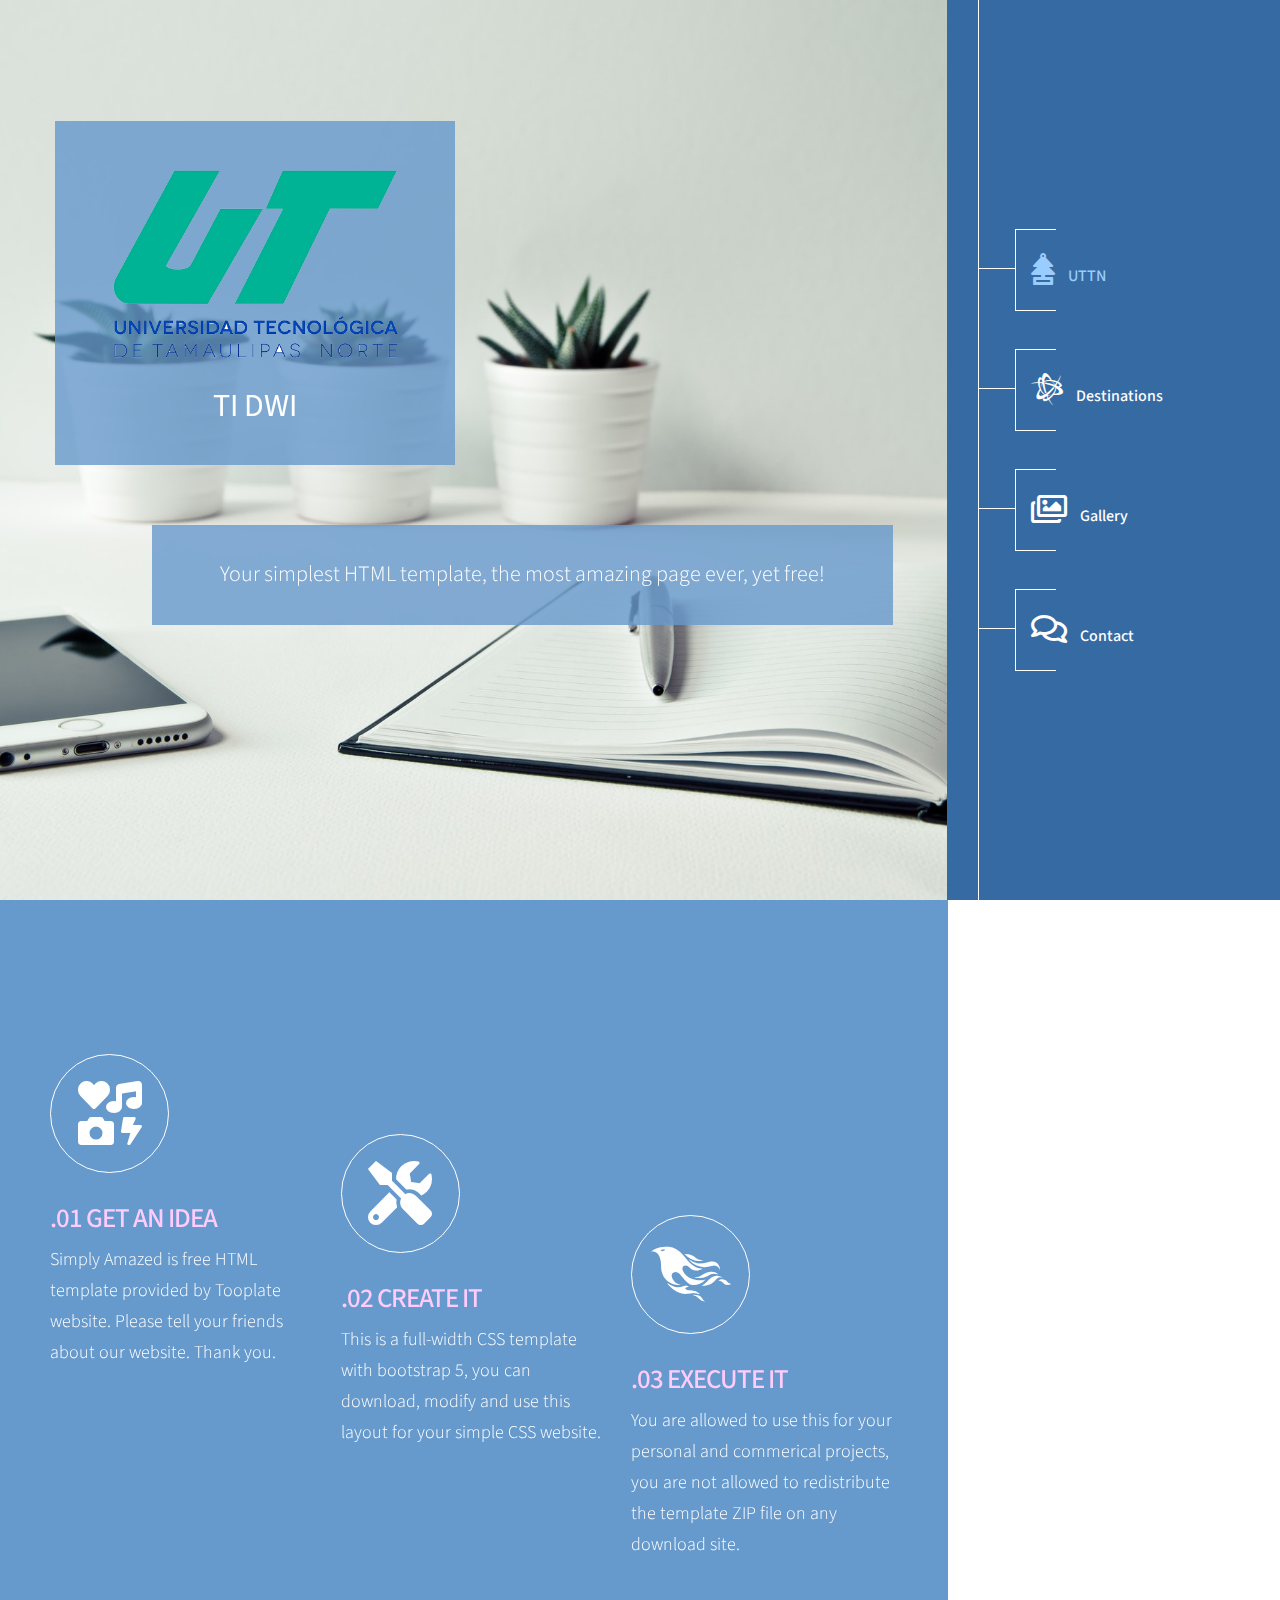
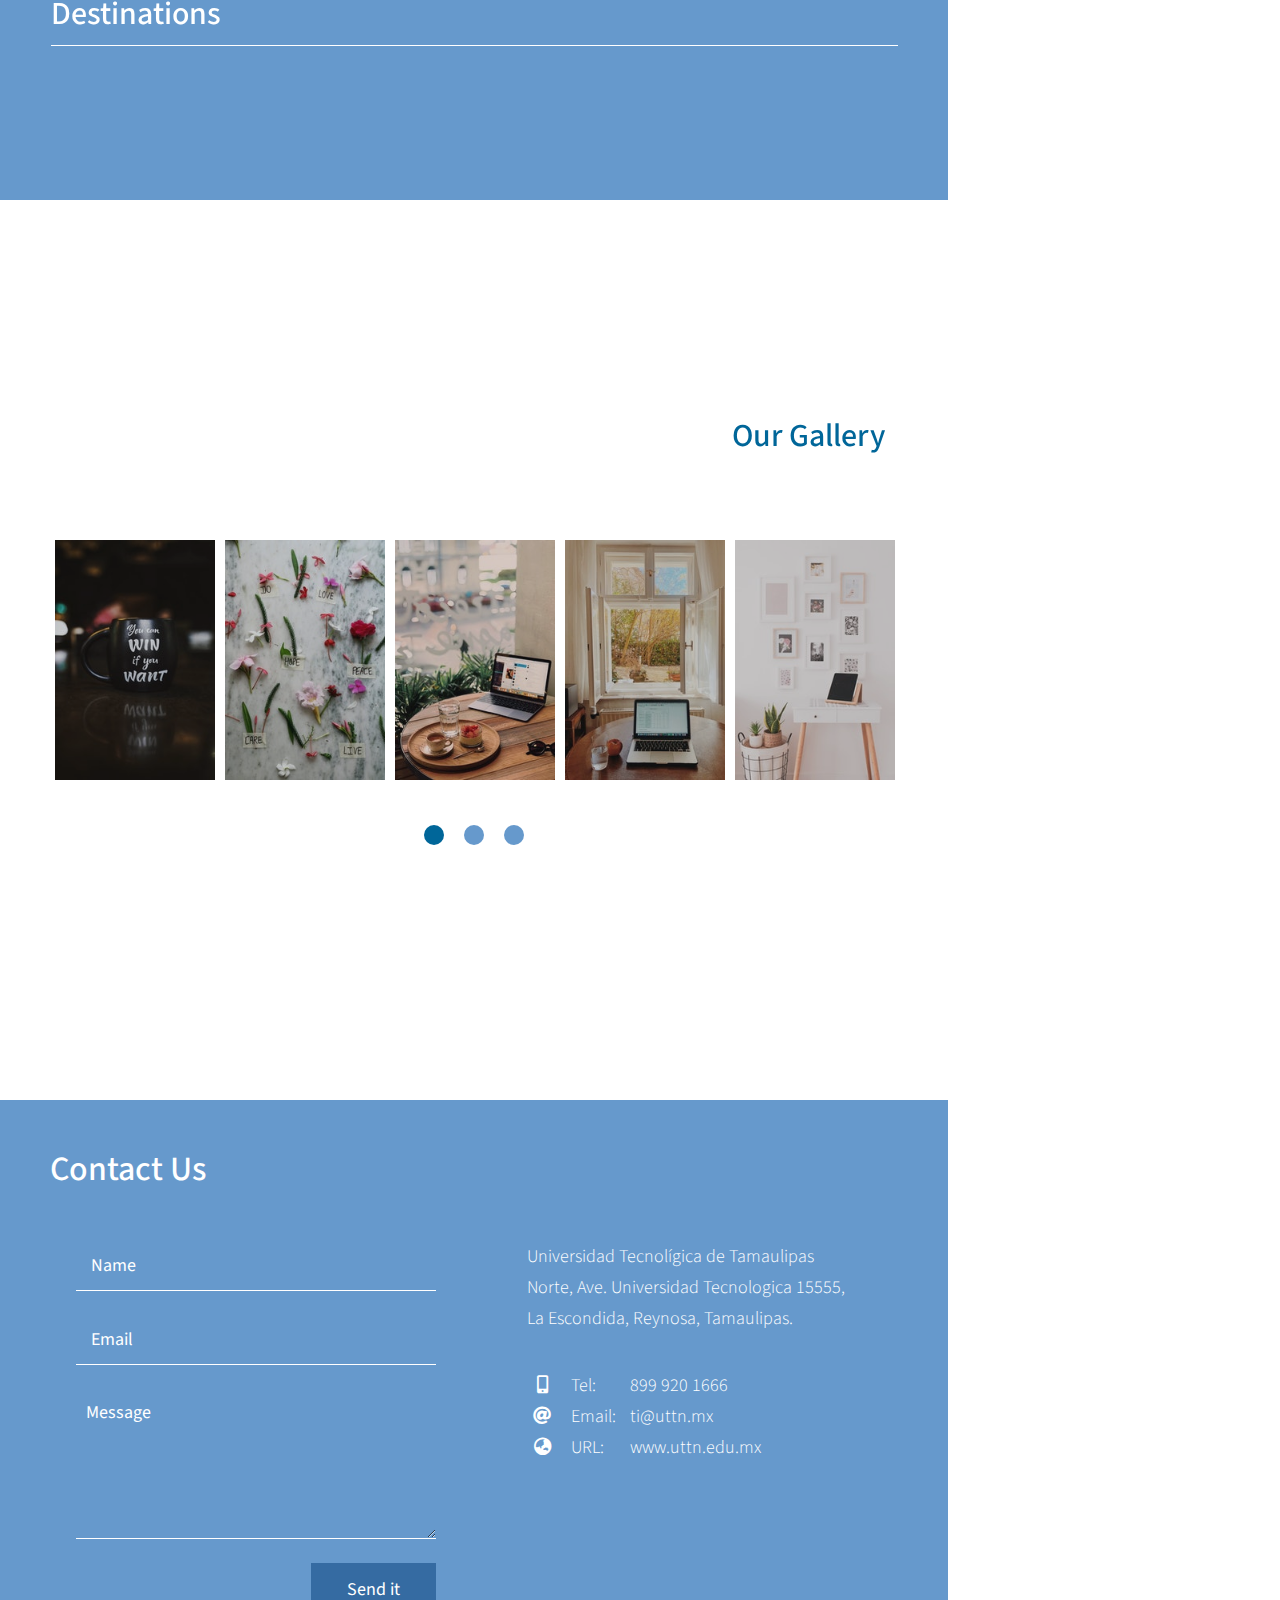
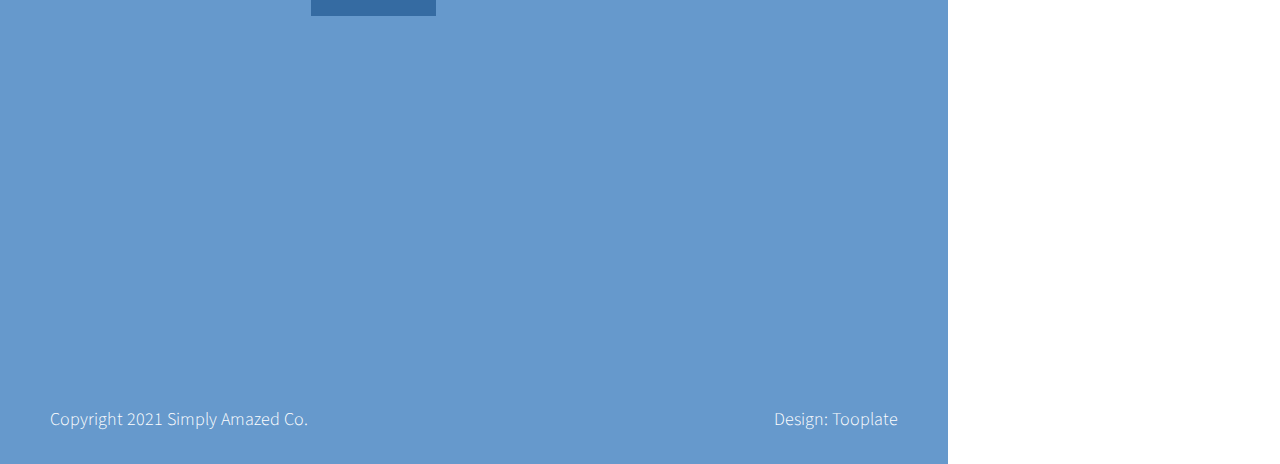
<file: Travels/index.html>
<!doctype html>
<html lang="en">

<head>
    <meta charset="utf-8" />
    <title>Desarrollo Web Integral</title>
    <meta name="viewport" content="width=device-width, initial-scale=1">
    <link rel="preconnect" href="https://fonts.gstatic.com">
    <link href="https://fonts.googleapis.com/css2?family=Source+Sans+Pro:wght@300;400&display=swap" rel="stylesheet">
    <link rel="stylesheet" href="css/bootstrap.min.css" type="text/css" />
    <link rel="stylesheet" href="fontawesome/css/all.min.css" type="text/css" />
    <link rel="stylesheet" href="css/slick.css" type="text/css" />
    <link rel="stylesheet" href="css/tooplate-simply-amazed.css" type="text/css" />
    <!--

Tooplate 2123 Simply Amazed

https://www.tooplate.com/view/2123-simply-amazed

-->
</head>

<body>
    <div id="outer">
        <header class="header order-last" id="tm-header">
            <nav class="navbar">
                <div class="collapse navbar-collapse single-page-nav">
                    <ul class="navbar-nav">
                        <li class="nav-item">
                            <a class="nav-link" href="#uttn"><span class="icn"><i
                                        class="fas fa-2x fa-air-freshener"></i></span> UTTN</a>
                        </li>
                        <li class="nav-item">
                            <a class="nav-link" href="#Destinations"><span class="icn"><i
                                        class="fab fa-2x fa-battle-net"></i></span> Destinations</a>
                        </li>
                        <li class="nav-item">
                            <a class="nav-link" href="#gallery"><span class="icn"><i
                                        class="far fa-2x fa-images"></i></span> Gallery</a>
                        </li>
                        <li class="nav-item">
                            <a class="nav-link" href="#contact"><span class="icn"><i
                                        class="far fa-2x fa-comments"></i></span> Contact</a>
                        </li>
                    </ul>
                </div>
            </nav>
        </header>

        <button class="navbar-button collapsed" type="button">
            <span class="menu_icon">
                <span class="icon-bar"></span>
                <span class="icon-bar"></span>
                <span class="icon-bar"></span>
            </span>
        </button>

        <main id="content-box" class="order-first">
            <div class="banner-section section parallax-window" data-parallax="scroll"
                data-image-src="img/section-1-bg.jpg" id="uttn">
                <div class="container">
                    <div class="item">
                        <div class="bg-blue-transparent logo-fa">
                            <span><img src="img/uttn.png" style="width: 300px;"></span>
                            TI DWI
                        </div>
                        <div class="bg-blue-transparent simple">
                            <p>Your simplest HTML template, the most amazing page ever, yet free!</p>
                        </div>
                    </div>
                </div>
            </div>

            <section class="work-section section" id="Destinations">
                <div class="container">
                    <div class="row">
                        <div class="item col-md-4">
                            <div class="tm-work-item-inner">
                                <div class="icn"><i class="fas fa-2x fa-icons"></i></div>
                                <h3>.01 Get An Idea</h3>
                                <p>Simply Amazed is free HTML template provided by Tooplate website. Please tell your
                                    friends about our website. Thank you.</p>
                            </div>
                        </div>
                        <div class="item col-md-4 one">
                            <div class="tm-work-item-inner">
                                <div class="icn"><i class="fas fa-2x fa-tools"></i></div>
                                <h3>.02 Create It</h3>
                                <p>This is a full-width CSS template with bootstrap 5, you can download, modify and use
                                    this layout for your simple CSS website.</p>
                            </div>
                        </div>
                        <div class="item col-md-4 two">
                            <div class="tm-work-item-inner">
                                <div class="icn"><i class="fab fa-2x fa-phoenix-framework"></i></div>
                                <h3>.03 Execute it</h3>
                                <p>You are allowed to use this for your personal and commerical projects, you are not
                                    allowed to redistribute the template ZIP file on any download site.</p>
                            </div>
                        </div>
                    </div>
                    <div class="title">
                        <h2>Destinations</h2>
                    </div>
                </div>
            </section>

            <section class="gallery-section section parallax-window" data-parallax="scroll"
                data-image-src="img/section-3-bg.jpg" id="gallery">
                <div class="container">
                    <div class="title text-right">
                        <h2>Our Gallery</h2>
                    </div>
                    <div class="mx-auto gallery-slider">
                        <figure class="effect-julia item">
                            <img src="img/gallery-img-01.jpg" alt="Image">
                            <figcaption>
                                <div>
                                    <p>Julia dances in the deep dark</p>
                                </div>
                                <a href="#">View more</a>
                            </figcaption>
                        </figure>
                        <figure class="effect-julia item">
                            <img src="img/gallery-img-02.jpg" alt="Image">
                            <figcaption>
                                <div>
                                    <p>Julia dances in the deep dark</p>
                                </div>
                                <a href="#">View more</a>
                            </figcaption>
                        </figure>
                        <figure class="effect-julia item">
                            <img src="img/gallery-img-03.jpg" alt="Image">
                            <figcaption>
                                <div>
                                    <p>Julia dances in the deep dark</p>
                                </div>
                                <a href="#">View more</a>
                            </figcaption>
                        </figure>
                        <figure class="effect-julia item">
                            <img src="img/gallery-img-04.jpg" alt="Image">
                            <figcaption>
                                <div>
                                    <p>Julia dances in the deep dark</p>
                                </div>
                                <a href="#">View more</a>
                            </figcaption>
                        </figure>
                        <figure class="effect-julia item">
                            <img src="img/gallery-img-05.jpg" alt="Image">
                            <figcaption>
                                <div>
                                    <p>Julia dances in the deep dark</p>
                                </div>
                                <a href="#">View more</a>
                            </figcaption>
                        </figure>
                        <figure class="effect-julia item">
                            <img src="img/gallery-img-06.jpg" alt="Image">
                            <figcaption>
                                <div>
                                    <p>Julia dances in the deep dark</p>
                                </div>
                                <a href="#">View more</a>
                            </figcaption>
                        </figure>
                        <figure class="effect-julia item">
                            <img src="img/gallery-img-07.jpg" alt="Image">
                            <figcaption>
                                <div>
                                    <p>Julia dances in the deep dark</p>
                                </div>
                                <a href="#">View more</a>
                            </figcaption>
                        </figure>
                        <figure class="effect-julia item">
                            <img src="img/gallery-img-08.jpg" alt="Image">
                            <figcaption>
                                <div>
                                    <p>Julia dances in the deep dark</p>
                                </div>
                                <a href="#">View more</a>
                            </figcaption>
                        </figure>
                        <figure class="effect-julia item">
                            <img src="img/gallery-img-09.jpg" alt="Image">
                            <figcaption>
                                <div>
                                    <p>Julia dances in the deep dark</p>
                                </div>
                                <a href="#">View more</a>
                            </figcaption>
                        </figure>
                    </div>
                </div>
            </section>

            <section class="contact-section section" id="contact">
                <div class="container">
                    <div class="title">
                        <h3>Contact Us</h3>
                    </div>
                    <div class="row">
                        <div class="col-lg-5 col-md-6 mb-4 contact-form">
                            <div class="form tm-contact-item-inner">
                                <form action="#" method="POST">
                                    <div class="form-group">
                                        <input name="name" type="text" class="form-control" placeholder="Name">
                                    </div>
                                    <div class="form-group">
                                        <input name="email" type="text" class="form-control" placeholder="Email">
                                    </div>
                                    <div class="form-group">
                                        <textarea name="message" class="textarea form-control"
                                            placeholder="Message"></textarea>
                                    </div>
                                    <div class="form-group text-right">
                                        <input type="submit" class="btn btn-primary" value="Send it">
                                    </div>
                                </form>
                            </div>
                        </div>
                        <div class="col-lg-4 col-md-6 mb-4 contact-details">
                            <div class="tm-contact-item-inner-2">
                                <p>Universidad Tecnolígica de Tamaulipas Norte, Ave. Universidad Tecnologica 15555, La
                                    Escondida, Reynosa, Tamaulipas.</p>
                                <ul class="font-weight-light">
                                    <li>
                                        <span class="icn"><i class="fas fa-mobile-alt"></i></span>
                                        <span class="lbl">Tel:</span> <a href="#">899 920 1666</a>
                                    </li>
                                    <li>
                                        <span class="icn"><i class="fas fa-at"></i></span>
                                        <span class="lbl">Email:</span> <a href="#">ti@uttn.mx</a>
                                    </li>
                                    <li>
                                        <span class="icn"><i class="fas fa-globe-asia"></i></span>
                                        <span class="lbl">URL:</span> <a href="#">www.uttn.edu.mx</a>
                                    </li>
                                </ul>
                            </div>
                        </div>
                        <div class="col-lg-3 col-md-12 map">
                            <!-- Map -->
                            <div class="map-outer tm-mb-40">
                                <div class="gmap-canvas">
                                    <iframe
                                        src="https://www.google.com/maps/embed?pb=!1m18!1m12!1m3!1d3584.466534411562!2d-98.2626942847484!3d26.051005302922782!2m3!1f0!2f0!3f0!3m2!1i1024!2i768!4f13.1!3m3!1m2!1s0x86650efc9130a4f7%3A0x28d4112d239ed51f!2sUniversidad%20Tecnol%C3%B3gica%20de%20Tamaulipas%20Norte!5e0!3m2!1ses!2smx!4v1633745089311!5m2!1ses!2smx"
                                        width="100%" height="450" style="border:0;" allowfullscreen="" loading="lazy"
                                        frameborder="0" scrolling="no" marginheight="0" marginwidth="0"></iframe>
                                </div>
                            </div>
                        </div>
                    </div>
                </div>
                <footer class="footer container container-2">
                    <div class="row">
                        <p class="col-sm-7">Copyright 2021 Simply Amazed Co.</p>
                        <p class="col-sm-5 text-right design">Design: <a rel="nofollow" href="https://www.tooplate.com"
                                target="_parent">Tooplate</a></p>
                    </div>
                </footer>
            </section>
        </main>
    </div>
    <script src="js/jquery-3.3.1.min.js"></script>
    <script src="js/bootstrap.bundle.min.js"></script>
    <script src="js/jquery.singlePageNav.min.js"></script>
    <script src="js/slick.js"></script>
    <script src="js/parallax.min.js"></script>
    <script src="js/templatemo-script.js"></script>
</body>

</html>
</file>
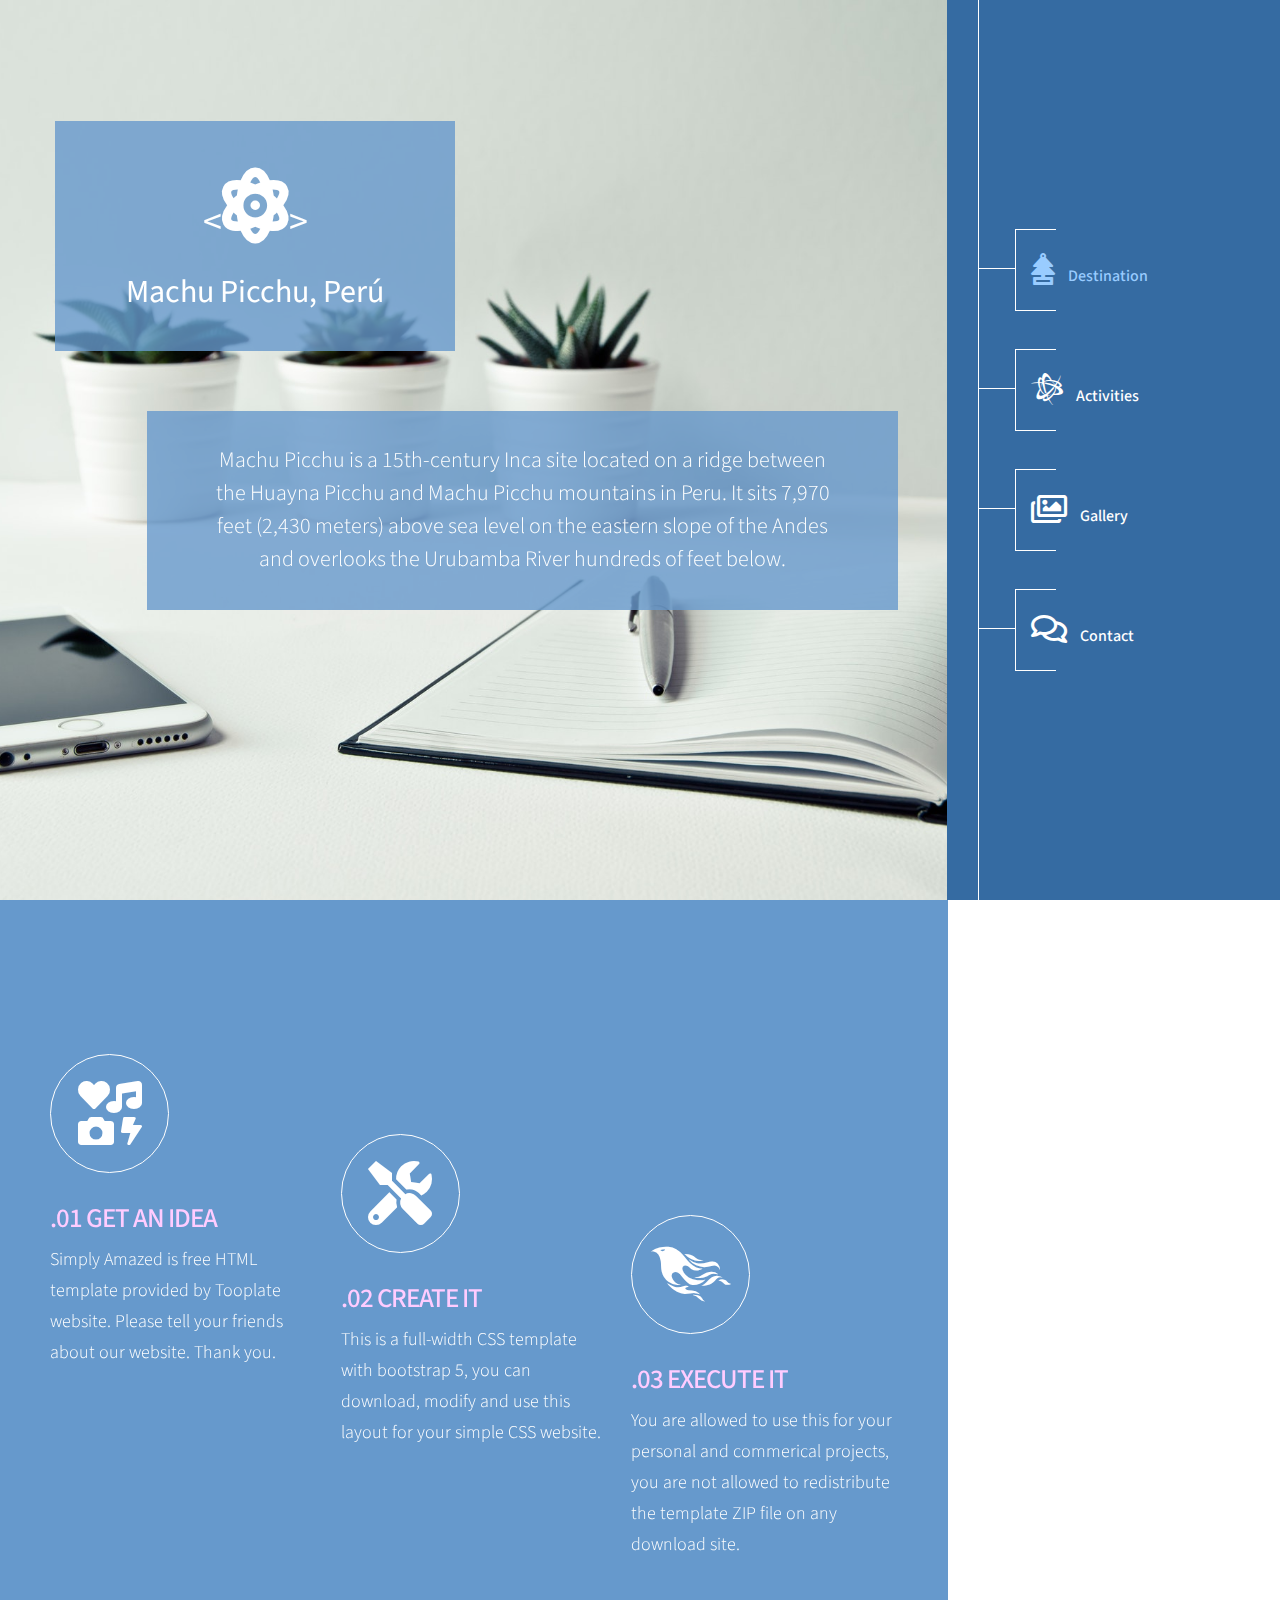
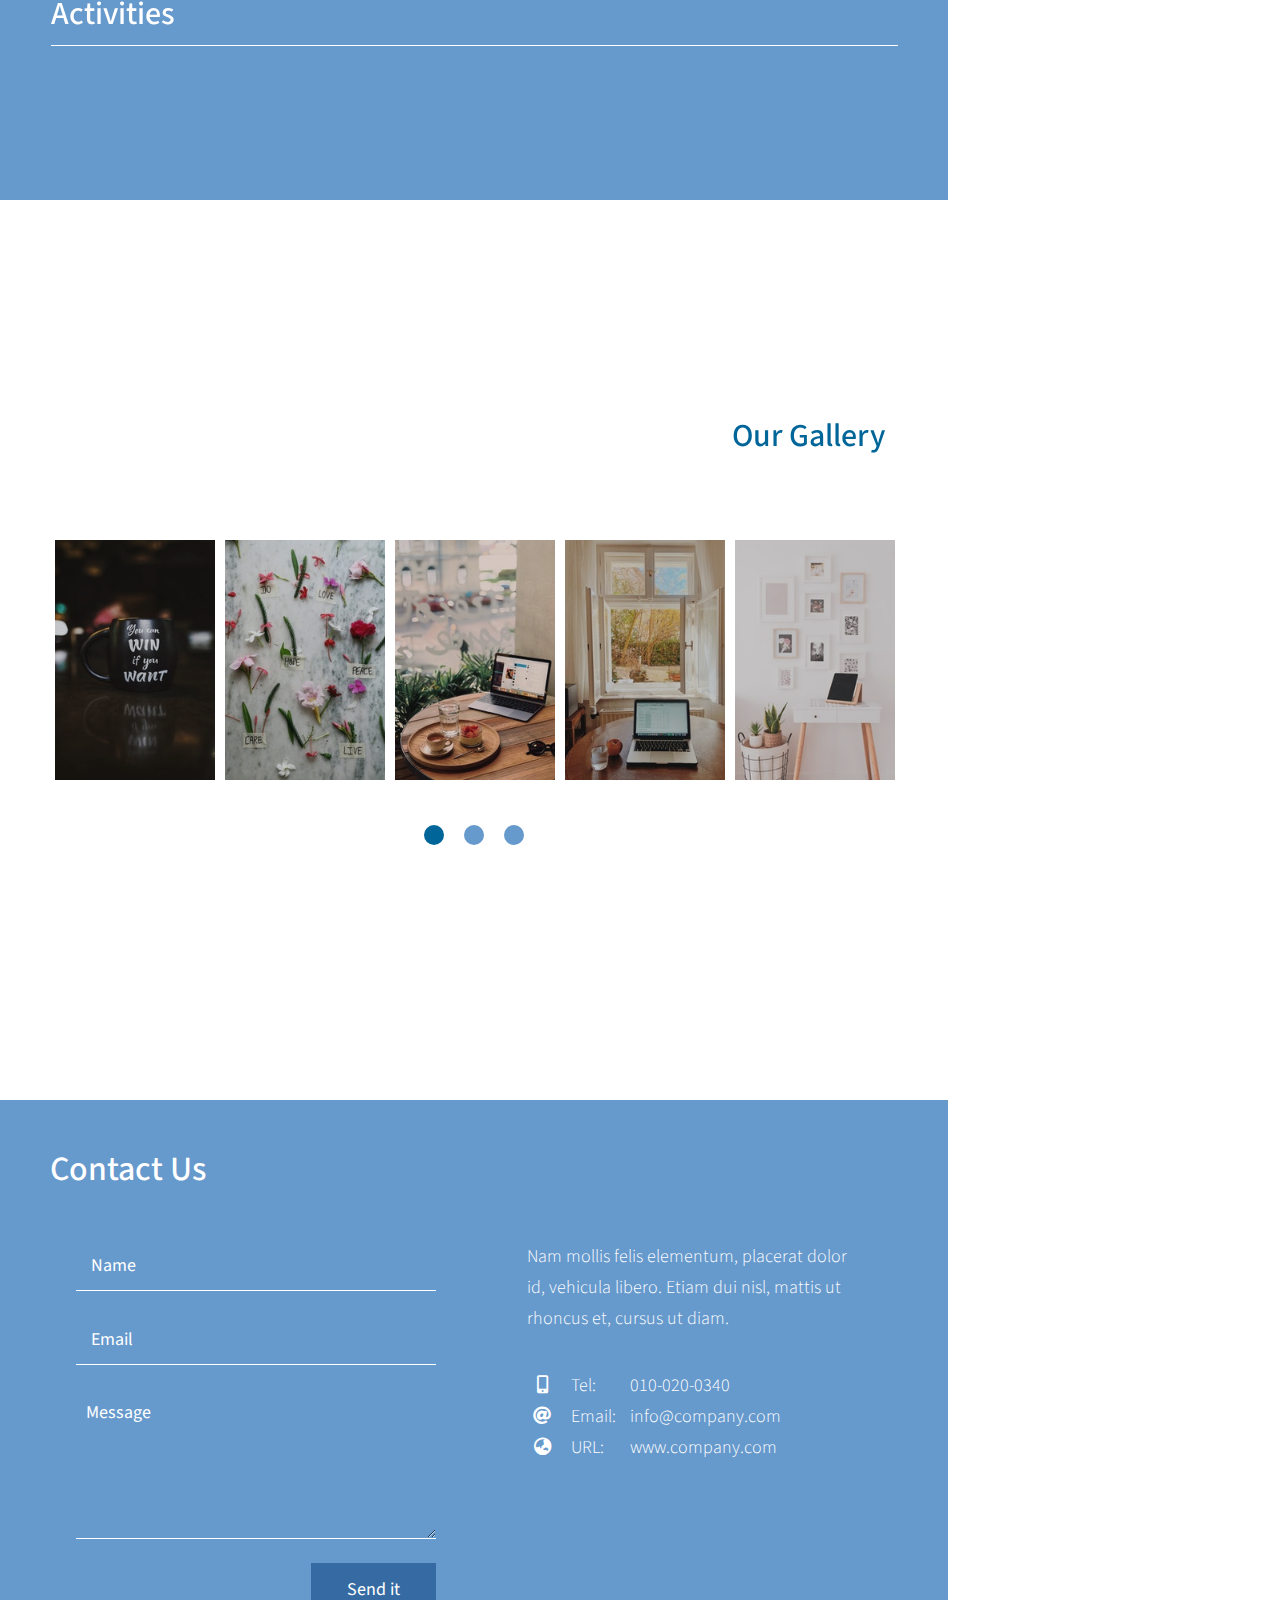
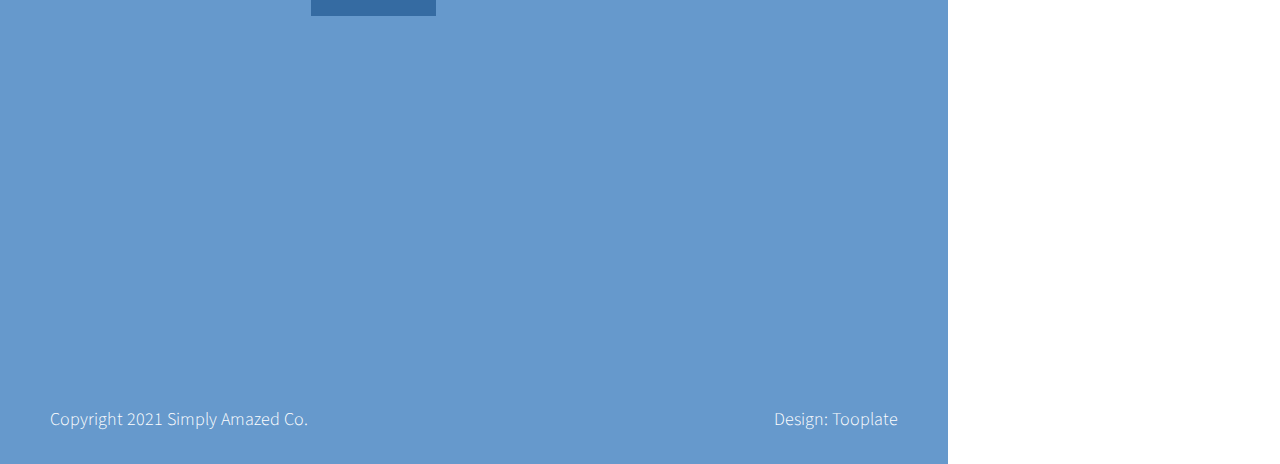
<file: Travels/dhcm.html>
<!doctype html>
<html lang="en">

<head>
    <meta charset="utf-8" />
    <title>Machu Picchu, Perú</title>
    <meta name="viewport" content="width=device-width, initial-scale=1">
    <link rel="preconnect" href="https://fonts.gstatic.com">
    <link href="https://fonts.googleapis.com/css2?family=Source+Sans+Pro:wght@300;400&display=swap" rel="stylesheet">
    <link rel="stylesheet" href="css/bootstrap.min.css" type="text/css" />
    <link rel="stylesheet" href="fontawesome/css/all.min.css" type="text/css" />
    <link rel="stylesheet" href="css/slick.css" type="text/css" />
    <link rel="stylesheet" href="css/tooplate-simply-amazed.css" type="text/css" />
    <!--

Tooplate 2123 Simply Amazed

https://www.tooplate.com/view/2123-simply-amazed

-->
</head>

<body>
    <div id="outer">
        <header class="header order-last" id="tm-header">
            <nav class="navbar">
                <div class="collapse navbar-collapse single-page-nav">
                    <ul class="navbar-nav">
                        <li class="nav-item">
                            <a class="nav-link" href="#destination"><span class="icn"><i
                                        class="fas fa-2x fa-air-freshener"></i></span> Destination</a>
                        </li>
                        <li class="nav-item">
                            <a class="nav-link" href="#activities"><span class="icn"><i
                                        class="fab fa-2x fa-battle-net"></i></span> Activities</a>
                        </li>
                        <li class="nav-item">
                            <a class="nav-link" href="#gallery"><span class="icn"><i
                                        class="far fa-2x fa-images"></i></span> Gallery</a>
                        </li>
                        <li class="nav-item">
                            <a class="nav-link" href="#contact"><span class="icn"><i
                                        class="far fa-2x fa-comments"></i></span> Contact</a>
                        </li>
                    </ul>
                </div>
            </nav>
        </header>

        <button class="navbar-button collapsed" type="button">
            <span class="menu_icon">
                <span class="icon-bar"></span>
                <span class="icon-bar"></span>
                <span class="icon-bar"></span>
            </span>
        </button>

        <main id="content-box" class="order-first">
            <div class="banner-section section parallax-window" data-parallax="scroll"
                data-image-src="img/section-1-bg.jpg" id="destination">
                <div class="container">
                    <div class="item">
                        <div class="bg-blue-transparent logo-fa">
                            <span><<i class="fas fa-2x fa-atom"></i>></span>
                            Machu Picchu, Perú
                        </div>
                        <div class="bg-blue-transparent simple">
                            <p>Machu Picchu is a 15th-century Inca site located on a ridge between the Huayna Picchu and
                                Machu Picchu mountains in Peru. It sits 7,970 feet (2,430 meters) above sea level on the
                                eastern slope of the Andes and overlooks the Urubamba River hundreds of feet below.</p>
                        </div>
                    </div>
                </div>
            </div>

            <section class="work-section section" id="activities">
                <div class="container">
                    <div class="row">
                        <div class="item col-md-4">
                            <div class="tm-work-item-inner">
                                <div class="icn"><i class="fas fa-2x fa-icons"></i></div>
                                <h3>.01 Get An Idea</h3>
                                <p>Simply Amazed is free HTML template provided by Tooplate website. Please tell your
                                    friends about our website. Thank you.</p>
                            </div>
                        </div>
                        <div class="item col-md-4 one">
                            <div class="tm-work-item-inner">
                                <div class="icn"><i class="fas fa-2x fa-tools"></i></div>
                                <h3>.02 Create It</h3>
                                <p>This is a full-width CSS template with bootstrap 5, you can download, modify and use
                                    this layout for your simple CSS website.</p>
                            </div>
                        </div>
                        <div class="item col-md-4 two">
                            <div class="tm-work-item-inner">
                                <div class="icn"><i class="fab fa-2x fa-phoenix-framework"></i></div>
                                <h3>.03 Execute it</h3>
                                <p>You are allowed to use this for your personal and commerical projects, you are not
                                    allowed to redistribute the template ZIP file on any download site.</p>
                            </div>
                        </div>
                    </div>
                    <div class="title">
                        <h2>Activities</h2>
                    </div>
                </div>
            </section>

            <section class="gallery-section section parallax-window" data-parallax="scroll"
                data-image-src="img/section-3-bg.jpg" id="gallery">
                <div class="container">
                    <div class="title text-right">
                        <h2>Our Gallery</h2>
                    </div>
                    <div class="mx-auto gallery-slider">
                        <figure class="effect-julia item">
                            <img src="img/gallery-img-01.jpg" alt="Image">
                            <figcaption>
                                <div>
                                    <p>Julia dances in the deep dark</p>
                                </div>
                                <a href="#">View more</a>
                            </figcaption>
                        </figure>
                        <figure class="effect-julia item">
                            <img src="img/gallery-img-02.jpg" alt="Image">
                            <figcaption>
                                <div>
                                    <p>Julia dances in the deep dark</p>
                                </div>
                                <a href="#">View more</a>
                            </figcaption>
                        </figure>
                        <figure class="effect-julia item">
                            <img src="img/gallery-img-03.jpg" alt="Image">
                            <figcaption>
                                <div>
                                    <p>Julia dances in the deep dark</p>
                                </div>
                                <a href="#">View more</a>
                            </figcaption>
                        </figure>
                        <figure class="effect-julia item">
                            <img src="img/gallery-img-04.jpg" alt="Image">
                            <figcaption>
                                <div>
                                    <p>Julia dances in the deep dark</p>
                                </div>
                                <a href="#">View more</a>
                            </figcaption>
                        </figure>
                        <figure class="effect-julia item">
                            <img src="img/gallery-img-05.jpg" alt="Image">
                            <figcaption>
                                <div>
                                    <p>Julia dances in the deep dark</p>
                                </div>
                                <a href="#">View more</a>
                            </figcaption>
                        </figure>
                        <figure class="effect-julia item">
                            <img src="img/gallery-img-06.jpg" alt="Image">
                            <figcaption>
                                <div>
                                    <p>Julia dances in the deep dark</p>
                                </div>
                                <a href="#">View more</a>
                            </figcaption>
                        </figure>
                        <figure class="effect-julia item">
                            <img src="img/gallery-img-07.jpg" alt="Image">
                            <figcaption>
                                <div>
                                    <p>Julia dances in the deep dark</p>
                                </div>
                                <a href="#">View more</a>
                            </figcaption>
                        </figure>
                        <figure class="effect-julia item">
                            <img src="img/gallery-img-08.jpg" alt="Image">
                            <figcaption>
                                <div>
                                    <p>Julia dances in the deep dark</p>
                                </div>
                                <a href="#">View more</a>
                            </figcaption>
                        </figure>
                        <figure class="effect-julia item">
                            <img src="img/gallery-img-09.jpg" alt="Image">
                            <figcaption>
                                <div>
                                    <p>Julia dances in the deep dark</p>
                                </div>
                                <a href="#">View more</a>
                            </figcaption>
                        </figure>
                    </div>
                </div>
            </section>

            <section class="contact-section section" id="contact">
                <div class="container">
                    <div class="title">
                        <h3>Contact Us</h3>
                    </div>
                    <div class="row">
                        <div class="col-lg-5 col-md-6 mb-4 contact-form">
                            <div class="form tm-contact-item-inner">
                                <form action="#" method="POST">
                                    <div class="form-group">
                                        <input name="name" type="text" class="form-control" placeholder="Name">
                                    </div>
                                    <div class="form-group">
                                        <input name="email" type="text" class="form-control" placeholder="Email">
                                    </div>
                                    <div class="form-group">
                                        <textarea name="message" class="textarea form-control"
                                            placeholder="Message"></textarea>
                                    </div>
                                    <div class="form-group text-right">
                                        <input type="submit" class="btn btn-primary" value="Send it">
                                    </div>
                                </form>
                            </div>
                        </div>
                        <div class="col-lg-4 col-md-6 mb-4 contact-details">
                            <div class="tm-contact-item-inner-2">
                                <p>Nam mollis felis elementum, placerat dolor id, vehicula libero. Etiam dui nisl,
                                    mattis ut rhoncus et, cursus ut diam.</p>
                                <ul class="font-weight-light">
                                    <li>
                                        <span class="icn"><i class="fas fa-mobile-alt"></i></span>
                                        <span class="lbl">Tel:</span> <a href="#">010-020-0340</a>
                                    </li>
                                    <li>
                                        <span class="icn"><i class="fas fa-at"></i></span>
                                        <span class="lbl">Email:</span> <a href="#">info@company.com</a>
                                    </li>
                                    <li>
                                        <span class="icn"><i class="fas fa-globe-asia"></i></span>
                                        <span class="lbl">URL:</span> <a href="#">www.company.com</a>
                                    </li>
                                </ul>
                            </div>
                        </div>
                        <div class="col-lg-3 col-md-12 map">
                            <!-- Map -->
                            <div class="map-outer tm-mb-40">
                                <div class="gmap-canvas">
                                    <iframe width="100%" height="400" id="gmap-canvas"
                                        src="https://maps.google.com/maps?q=Av.+L%C3%BAcio+Costa,+Rio+de+Janeiro+-+RJ,+Brazil&t=&z=13&ie=UTF8&iwloc=&output=embed"
                                        frameborder="0" scrolling="no" marginheight="0" marginwidth="0"></iframe>
                                </div>
                            </div>
                        </div>
                    </div>
                </div>
                <footer class="footer container container-2">
                    <div class="row">
                        <p class="col-sm-7">Copyright 2021 Simply Amazed Co.</p>
                        <p class="col-sm-5 text-right design">Design: <a rel="nofollow" href="https://www.tooplate.com"
                                target="_parent">Tooplate</a></p>
                    </div>
                </footer>
            </section>
        </main>
    </div>
    <script src="js/jquery-3.3.1.min.js"></script>
    <script src="js/bootstrap.bundle.min.js"></script>
    <script src="js/jquery.singlePageNav.min.js"></script>
    <script src="js/slick.js"></script>
    <script src="js/parallax.min.js"></script>
    <script src="js/templatemo-script.js"></script>
</body>

</html>
</file>
<file: Travels/css/tooplate-simply-amazed.css>
::after, ::before { line-height: normal; }

/* <<< Reset CSS >>> */
body {
  font-family: 'Source Sans Pro', sans-serif;
  font-size: 18px;
  color: #6c757d;
  line-height: 1.5;
  background-color: #fff;
  -webkit-font-smoothing: antialiased;
  -webkit-text-size-adjust: 100%;
}

ol:after,
ul:after {
  content: "";
  display: block;
  line-height: 0;
  clear: both;
  overflow: hidden;
  height: 0;
}

pre {
  border-left: 10px solid #ccc;
  max-width: 500px;
}

/* <<< Headings >>> */
h1 { font-size: 40px; }
h2 { font-size: 32px; }
h3 { font-size: 28px; }
h4 { font-size: 24px; }
h5 { font-size: 20px; }
h6 { font-size: 16px; }
p, .font-weight-light { font-weight: 300; }

/* <<< WP-Image Hack >>> */
img {
  border: 0;
  height: auto;
  max-width: 100%;
}

/* <<< anchor >>> */
a {
  color: #99ccff;
  -webkit-transition: all 0.3s ease-in-out;
  transition: all 0.3s ease-in-out;
}

a:hover {
  color: green;
  text-decoration: none;
}

a:focus {
  outline: 0;
  color: green;
}

/* <<< btn override >>> */
.btn {
  white-space: normal;
  cursor: pointer;
  font-size: 18px;
  padding: 12px 35px;
  border-radius: 0;
}

/* <<< btn-primary >>> */
.btn-primary {
  color: #fff;
  background-color: #356ba2;
  border-color: transparent;
}

.btn-primary.active, .btn-primary:active, .btn-primary.focus, .btn-primary:focus, .btn-primary.active.focus, .btn-primary.active:focus, .btn-primary.active:hover, .btn-primary:active.focus, .btn-primary:active:focus, .btn-primary:active:hover, .btn-primary:hover {
  color: #fff;
  background-color: #99ccff;
  border-color: transparent;
  -webkit-box-shadow: none;
  box-shadow: none;
}

.btn-primary:not(:disabled):not(.disabled).active, .btn-primary:not(:disabled):not(.disabled):active {
  background-color: #99ccff;
  border-color: transparent;
  -webkit-box-shadow: none;
  box-shadow: none;
}

.btn-primary:not(:disabled):not(.disabled).active:focus, .btn-primary:not(:disabled):not(.disabled):active:focus {
  -webkit-box-shadow: none;
  box-shadow: none;
}

.form-control {
  width: 100%;
  -webkit-appearance: none;
  -moz-appearance: none;
  appearance: none;
  border-radius: 0;
  -webkit-background-clip: padding-box;
  height: 50px;
  background-color: transparent;
  border: 0;
  border-bottom: 1px solid #fff;
  font-size: 18px;
  color: #fff;
  padding-left: 15px;
  padding-right: 15px;
}

.form-control::-webkit-input-placeholder { color: white; }
.form-control:-moz-placeholder { color: white; }
.form-control::-moz-placeholder { color: white; }
.form-control:-ms-input-placeholder { color: white; }

.form-control:focus {
  border-bottom: 1px solid #356ba2;
  outline: 0;
  -webkit-box-shadow: none;
  box-shadow: none;
  background-color: transparent;
  color: #fff;
}

textarea.form-control {
  min-height: 150px;
  padding: 10px 10px 10px 10px;
}

/* <<< Global >>> */
.container { max-width: 1150px; }
.container-2 { max-width: 1250px; }

/* <<< outer >>> */
#outer {
  position: relative;
  width: 100%;
  min-height: 100%;
  display: -webkit-box;
  display: -ms-flexbox;
  display: flex;
  -ms-flex-wrap: wrap;
      flex-wrap: wrap;
}

@media (max-width: 991px) {
  #outer { display: block; }
}

/* <<< Header >>> */
.header {
  position: fixed;
  right: 0;
  width: 26%;
  height: 100%;
  background-color: #356ba2;
  overflow-y: auto;
  z-index: 1;
  display: -webkit-box;
  display: -ms-flexbox;
  display: flex;
  -webkit-box-orient: vertical;
  -webkit-box-direction: normal;
}

@media (max-width: 991px) {
  .header {
    position: fixed;
    right: -100%;
    top: 0;
    bottom: 0;
    width: 300px;
    -webkit-transition: all 0.5s ease-in-out;
    transition: all 0.5s ease-in-out;
    display: -webkit-box;
    display: -ms-flexbox;
    display: flex;
  }
}

@media (max-width: 575px) {
  .header { width: 100%; }
}

.header.open { right: 0; }
.design { color: #fff; }

.design a {
  color: #fff;
  text-decoration: none;
}

.design a:hover { color: #99ccff; }

/* <<< Mobile Menu button >>> */
.navbar-button {
  width: 50px;
  height: 47px;  
  padding: 0;
  margin: 0;
  outline: 0;
  border: 0;
  z-index: 9;
  -webkit-box-shadow: none;
  box-shadow: none;
  position: fixed;
  top: 0px;
  right: 0px;
  background-color: #fff;
  padding: 10px;
  border-radius: 0;
  display: none;
  -webkit-box-shadow: 0px 5px 10px 0px rgba(50, 50, 50, 0.3);
  box-shadow: 0px 5px 10px 0px rgba(50, 50, 50, 0.3);
}

@media (max-width: 991px) {
  .navbar-button {
    display: flex;
    align-items: center;
    justify-content: center;
  }
}

.navbar-button:focus {
  border: 0;
  outline: 0;
  -webkit-box-shadow: 0px 5px 10px 0px rgba(50, 50, 50, 0.3);
  box-shadow: 0px 5px 10px 0px rgba(50, 50, 50, 0.3);
}

.navbar-button .menu_icon {
  margin: 0;
  padding-top: 1px;
  float: left;
  width: 25px;
  height: 22px;
  position: relative;
  cursor: pointer;
}

.navbar-button .menu_icon .icon-bar {
  display: block;
  position: absolute;
  opacity: 1;
  width: 25px;
  height: 3px;
  background-color: #6699cc;
  margin: 0 auto;
  left: 0;
  -webkit-transition: all 0.25s ease-in-out;
  transition: all 0.25s ease-in-out;
}

.navbar-button .menu_icon .icon-bar:nth-child(1) {
  top: 10px;
  -webkit-transform: rotate(145deg);
  /* WebKit */
  /* Mozilla */
  /* Opera */
  /* Internet Explorer */
  transform: rotate(140deg);
  /* CSS3 */
}

.navbar-button .menu_icon .icon-bar:nth-child(2) {
  top: 8px;
  opacity: 0;
  left: -10px;
}

.navbar-button .menu_icon .icon-bar:nth-child(3) {
  top: 10px;
  -webkit-transform: rotate(-145deg);
  /* WebKit */
  /* Mozilla */
  /* Opera */
  /* Internet Explorer */
  transform: rotate(-140deg);
  /* CSS3 */
}

.navbar-button.collapsed .icon-bar {
  -webkit-transform: rotate(0deg);
  /* WebKit */
  /* Mozilla */
  /* Opera */
  /* Internet Explorer */
  transform: rotate(0deg);
  /* CSS3 */
}

.navbar-button.collapsed .icon-bar:nth-child(1) {
  top: 0;
  -webkit-transform: rotate(0deg);
  /* WebKit */
  /* Mozilla */
  /* Opera */
  /* Internet Explorer */
  transform: rotate(0deg);
  /* CSS3 */
}

.navbar-button.collapsed .icon-bar:nth-child(2) {
  top: 10px;
  left: 0;
  opacity: 1;
}

.navbar-button.collapsed .icon-bar:nth-child(3) {
  top: 20px;
  -webkit-transform: rotate(0deg);
  /* WebKit */
  /* Mozilla */
  /* Opera */
  /* Internet Explorer */
  transform: rotate(0deg);
  /* CSS3 */
}

/* <<< Navigation >>> */
.navbar {
  padding: 0;
  margin-bottom: 0;
}

.navbar .navbar-collapse {
  display: flex;
  height: 100% !important;
  padding-left: 61px;
  padding-right: 61px;
}

@media (max-width: 1366px) {
  .navbar .navbar-collapse {
    padding-left: 31px;
    padding-right: 21px;
  }
}

.navbar .navbar-nav { position: relative; }

@media (max-height: 580px) {
  .navbar .navbar-nav { padding-top: 30px; }
}

.navbar .navbar-collapse::before {
  content: '';
  position: absolute;
  width: 1px;
  background-color: #fff;
  height: 100%;
  top: 0;
}

.navbar .navbar-nav > .nav-item {
  font-weight: 500;
  font-size: 18px;
  background-image: url(../img/menu-item-bg.png);
  background-position: left center;
  background-repeat: no-repeat;
  min-height: 82px;
  display: -webkit-box;
  display: -ms-flexbox;
  display: flex;
  -webkit-box-align: center;
      -ms-flex-align: center;
          align-items: center;
  padding-left: 66px;
  margin-bottom: 38px;
}

@media (max-width: 1366px) {
  .navbar .navbar-nav > .nav-item {
    font-size: 16px;
    padding-left: 53px;
  }
}

.navbar .navbar-nav > .nav-item .icn {
  padding-right: 20px;
  display: inline-block;
}

@media (max-width: 1366px) {
  .navbar .navbar-nav > .nav-item .icn { padding-right: 10px; }
}

.navbar .navbar-nav > .nav-item:last-child { margin-bottom: 0; }

.navbar .navbar-nav > .nav-item:hover > a.nav-link,
.navbar .navbar-nav > .nav-item.active > a.nav-link,
.navbar .navbar-nav > .nav-item.current-menu-ancestor > a.dropdown-toggle {
  background-color: transparent;
  outline: 0;
  color: #99ccff;
  transition: all 0.3s ease;
}

.navbar .navbar-nav > .nav-item > a.nav-link {
  color: #fff;
  -webkit-transition: all 0s ease-in-out;
  transition: all 0s ease-in-out;
  padding: 0;
}

.navbar .navbar-nav > .nav-item > a.nav-link.current { color: #99ccff; }

.navbar .navbar-nav > .nav-item > a.nav-link.dropdown-toggle::after {
  content: '';
  vertical-align: middle;
}

@media (max-width: 767px) {
  .navbar .navbar-nav > .nav-item > a.nav-link.dropdown-toggle::after { display: none; }
}

@media (max-width: 767px) {
  .navbar .navbar-nav > .nav-item > a.nav-link {
    padding: 10px;
    color: #fff;
  }
}

.navbar .navbar-nav > .nav-item ul.dropdown-menu {
  padding: 0;
  width: auto;
  border-radius: 0;
  border: 0;
  margin: 0;
}

.navbar .navbar-nav > .nav-item ul.dropdown-menu .nav-item {
  font-size: 16px;
  font-weight: 300;
}

.navbar .navbar-nav > .nav-item ul.dropdown-menu .nav-item > a.dropdown-item {
  border-bottom: 0;
  color: #fff;
  padding: 5px;
}

@media (max-width: 767px) {
  .navbar .navbar-nav > .nav-item ul.dropdown-menu .nav-item > a.dropdown-item {
    padding-left: 20px;
  }
}

.navbar .navbar-nav > .nav-item ul.dropdown-menu .nav-item > a.dropdown-item.dropdown-toggle {
  display: -ms-flexbox;
  display: -webkit-box;
  display: flex;
  -ms-flex-align: center;
  -webkit-box-align: center;
          align-items: center;
}

.navbar .navbar-nav > .nav-item ul.dropdown-menu .nav-item > a.dropdown-item.dropdown-toggle::after {
  height: 2px !important;
  background-color: cyan;
  opacity: 1;
  -webkit-box-flex: 1;
      -ms-flex: 1;
          flex: 1;
  border: 0;
  margin-left: 10px;
  display: block;
}

@media (max-width: 767px) {
  .navbar .navbar-nav > .nav-item ul.dropdown-menu .nav-item > a.dropdown-item.dropdown-toggle::after {
    display: none;
  }
}

.navbar .navbar-nav > .nav-item ul.dropdown-menu .nav-item:hover > a,
.navbar .navbar-nav > .nav-item ul.dropdown-menu .nav-item.active > a,
.navbar .navbar-nav > .nav-item ul.dropdown-menu .nav-item.current-menu-ancestor > a.dropdown-toggle {
  font-weight: 500;
  color: #fff;
  background-color: lightblue;
}

.navbar .navbar-nav > .nav-item ul.dropdown-menu .nav-item:hover > a.dropdown-toggle::after {
  opacity: 1;
}

.navbar .navbar-nav > .nav-item ul.dropdown-menu .nav-item ul.dropdown-menu {
  padding: 0;
}

@media (max-width: 767px) {
  .navbar .navbar-nav .caret::before {
    margin-left: 10px;
    font-size: 26px;
    content: '\f107';
    font-family: "fontawesome";
    vertical-align: middle;
  }
  .navbar .navbar-nav .caret.caret-open::before {
    content: '\f106';
  }
}

@media only screen and (min-width: 768px) {
  /**:: First Dropdown ::**/
  .navbar .navbar-collapse ul li {
    position: relative;
  }
  .navbar .navbar-collapse ul li:hover > ul {
    display: block;
  }
  .navbar .navbar-collapse ul ul {
    position: absolute;
    top: 100%;
    left: 0;
    min-width: 250px;
    display: none;
    background-color: dodgerblue;
  }
  /**:: Second Dropdown ::**/
  .navbar .navbar-collapse ul ul li {
    position: relative;
  }
  .navbar .navbar-collapse ul ul li:hover > ul {
    display: block;
  }
  .navbar .navbar-collapse ul ul ul {
    position: absolute;
    top: 0;
    left: 100%;
    min-width: 250px;
    display: none;
    background-color: aqua;
  }
  /**:: Third Dropdown ::**/
  .navbar .navbar-collapse ul ul ul li {
    position: relative;
  }
  .navbar .navbar-collapse ul ul ul li:hover ul {
    display: block;
  }
  .navbar .navbar-collapse ul ul ul ul {
    position: absolute;
    top: 0;
    left: -100%;
    min-width: 250px;
    display: none;
    z-index: 1;
    background-color: bisque;
  }
  /**:: Fourth Dropdown ::**/
  .navbar .navbar-collapse ul ul ul ul li {
    position: relative;
  }
  .navbar .navbar-collapse ul ul ul ul li:hover ul {
    display: block;
  }
  .navbar .navbar-collapse ul ul ul ul ul {
    position: absolute;
    top: 0;
    left: -100%;
    min-width: 250px;
    display: none;
    z-index: 1;
    background-color: fuchsia;
  }
}

@media (max-width: 991px) {
  .navbar .navbar-nav {
    padding-top: 5px;
    margin-bottom: 0;
  }

  .navbar .navbar-collapse { padding-left: 0; }
  .navbar .navbar-collapse::before { height: 0; }

  .navbar .navbar-nav > .nav-item {
    min-height: 45px;
    margin-bottom: 10px;
    background-size: contain;
  }

  .navbar .navbar-nav > .nav-item { padding-left: 30px; }
  .nav-link .fa-2x { font-size: 1.2em; }  
}

/* <<< content-box >>> */
#content-box {
  overflow: hidden;
  width: calc(74% + 1px);
}

@media (max-width: 991px) {
  #content-box { width: 100%; }
}

.section {
  height: 100vh;
  min-height: 700px;
  display: flex;
  align-items: center;
}

/* <<< Banner side >>> */
.banner-section {
  position: relative;
  text-align: center;
  background-color: #99ccff;
  padding-top: 121px;
  align-items: flex-start;
}

.bg-blue-transparent { background-color: rgb(102 153 204 / 0.8); }

.banner-section .logo-fa {  
  color: #fff;
  max-width: 400px;
  margin-left: 5px;
  padding-top: 43px;
  padding-bottom: 35px;
  font-size: 32px;
  margin-bottom: 60px;
}

@media (max-width: 991px) {
  .banner-section .logo-fa { margin: 0 auto 30px; }
}

@media (max-width: 767px) {
  .banner-section .logo-fa {
    font-size: 28px;
    padding-top: 20px;
    padding-bottom: 15px;
  }
}

.banner-section .logo-fa span {
  font-size: 38px;
  display: block;
  text-transform: uppercase;
  margin-bottom: 17px;
}

@media (max-width: 767px) {
  .banner-section .logo-fa span {
    font-size: 32px;
    margin-bottom: 10px;
  }
}

.banner-section .simple {
  color: #fff;
  display: inline-block;
  margin: auto;
  margin-left: 97px;
  padding: 33px 68px 34px 68px;
}

@media (max-width: 991px) {
  .banner-section .simple { margin-left: 0; }
}

@media (max-width: 767px) {
  .banner-section .simple { padding: 16px 34px 17px 34px; }
}

.banner-section .simple p {
  margin-bottom: 0;
  font-size: 22px;
}

@media (max-width: 991px) {
  .banner-section .simple p { font-size: 20px; }
}

@media (max-width: 575px) {
  .banner-section .simple p { font-size: 18px; }
}

/* <<< Work Side >>> */
.work-section {
  padding-top: 90px!important;
  padding-bottom: 90px!important;
  min-height: 850px;
  background-color: #6699cc;
}

.work-section .container { max-width: 1242px; }

.tm-work-item-inner {
  max-width: 360px;
  margin-left: auto;
  margin-right: auto;
  margin-bottom: 30px;
}

@media (max-width: 767px) {
  .work-section .item {
    text-align: center;
    margin-bottom: 30px;
  }
}

.work-section .item.one { margin-top: 80px; }

@media (max-width: 767px) {
  .work-section .item.one { margin-top: 0;}
}

.work-section .item.two { margin-top: 161px; }

@media (max-width: 767px) {
  .work-section .item.two { margin-top: 0; }
}

.work-section .item .icn {
  width: 119px;
  height: 119px;
  display: block;
  border: 1px solid #fff;
  border-radius: 100%;
  color: #fff;
  font-size: 32px;
  display: -webkit-box;
  display: -ms-flexbox;
  display: flex;
  -webkit-box-pack: center;
      -ms-flex-pack: center;
          justify-content: center;
  -webkit-box-align: center;
      -ms-flex-align: center;
          align-items: center;
  text-transform: uppercase;
  margin-bottom: 30px;
}

@media (max-width: 767px) {
  .work-section .item .icn { margin: 0 auto 20px; }
}

.work-section .item h3 {
  color: #ffccff;
  text-transform: uppercase;
  font-size: 27px;
  letter-spacing: -1px;
  margin-bottom: 9px;
}

.work-section .item p {
  color: #fff;
  line-height: 31px;
  margin-bottom: 0;
}

.work-section .title {
  margin-top: 5px;
  margin-left: 1px;
  border-bottom: 1px solid #fff;
}

.work-section .title h2 {
  color: #fff;
  font-size: 32px;
  margin-bottom: 12px;
}

/* <<< Gallery section >>> */
.gallery-slider figure {
	position: relative;
	float: left;
  overflow: hidden;
  margin: 0;
  max-width: 200px;
	height: auto;
	background: #3085a3;
	text-align: center;
	cursor: pointer;
}

.gallery-slider figure img {
	position: relative;
	display: block;
	min-height: 100%;
	max-width: 100%;
	opacity: 0.8;
}

.gallery-slider figure figcaption {
	padding: 1em;
	color: #fff;
	text-transform: uppercase;
	font-size: 1.25em;
	-webkit-backface-visibility: hidden;
	backface-visibility: hidden;
}

.gallery-slider figure figcaption::before,
.gallery-slider figure figcaption::after {
	pointer-events: none;
}

.gallery-slider figure figcaption,
.gallery-slider figure figcaption > a {
	position: absolute;
	top: 0;
	left: 0;
	width: 100%;
	height: 100%;
}

/* Anchor will cover the whole item by default */
/* For some effects it will show as a button */
.gallery-slider figure figcaption > a {
	z-index: 1000;
	text-indent: 200%;
	white-space: nowrap;
	font-size: 0;
	opacity: 0;
}

.gallery-slider figure h2 {
	word-spacing: -0.15em;
  font-weight: 300;
  font-size: 28px;
}

.gallery-slider figure h2 span {
	font-weight: 800;
}

.gallery-slider figure h2,
.gallery-slider figure p {
	margin: 0;
}

.gallery-slider figure p {
	letter-spacing: 1px;
	font-size: 68.5%;
}

.gallery-section {
  background-color: #99ccff;
}

.gallery-section .title {
  padding-right: 13px;
  margin-bottom: 80px;
}

/*---------------*/
/***** Julia *****/
/*---------------*/

figure.effect-julia {
	background: #2f3238;
}

figure.effect-julia img {
	-webkit-transition: opacity 1s, -webkit-transform 1s;
	transition: opacity 1s, transform 1s;
	-webkit-backface-visibility: hidden;
	backface-visibility: hidden;
}

figure.effect-julia figcaption {
	display: flex;
  align-items: center;
}

figure.effect-julia h2 {
	position: relative;
	padding: 0.5em 0;
}

figure.effect-julia p {
	display: inline-block;
	margin: 0 0 0.25em;
	padding: 0.4em 1em;
	background: rgba(255,255,255,0.9);
	color: #2f3238;
	text-transform: none;
	font-weight: 500;
	font-size: 75%;
	-webkit-transition: opacity 0.35s, -webkit-transform 0.35s;
	transition: opacity 0.35s, transform 0.35s;
	-webkit-transform: translate3d(-360px,0,0);
	transform: translate3d(-360px,0,0);
}

figure.effect-julia p:first-child {
	-webkit-transition-delay: 0.15s;
	transition-delay: 0.15s;
}

figure.effect-julia p:nth-of-type(2) {
	-webkit-transition-delay: 0.1s;
	transition-delay: 0.1s;
}

figure.effect-julia p:nth-of-type(3) {
	-webkit-transition-delay: 0.05s;
	transition-delay: 0.05s;
}

figure.effect-julia:hover p:first-child {
	-webkit-transition-delay: 0s;
	transition-delay: 0s;
}

figure.effect-julia:hover p:nth-of-type(2) {
	-webkit-transition-delay: 0.05s;
	transition-delay: 0.05s;
}

figure.effect-julia:hover p:nth-of-type(3) {
	-webkit-transition-delay: 0.1s;
	transition-delay: 0.1s;
}

figure.effect-julia:hover img {
	opacity: 0.4;
	-webkit-transform: scale3d(1.1,1.1,1);
	transform: scale3d(1.1,1.1,1);
}

figure.effect-julia:hover p {
	opacity: 1;
	-webkit-transform: translate3d(0,0,0);
	transform: translate3d(0,0,0);
}

@media (max-width: 767px) {
  .gallery-section .title { margin-bottom: 40px; }
}

.gallery-section .title h2 { color: #006699; }
.gallery-section .slick-list { margin-bottom: 40px; }

.gallery-section .item {
  text-align: center;
  margin: 5px;
}

.gallery-section .slick-dots {
  position: unset;
  bottom: 0;
}

.gallery-section .slick-dots li {
  background-color: #6699cc;
  width: 20px;
  height: 20px;
  border-radius: 100%;
  margin: 0 10px;
  transition: all 0.3s ease;
}

.gallery-section .slick-dots li.slick-active,
.gallery-section .slick-dots li:hover {
  background-color: #006699;
}

.gallery-section .slick-dots li button { display: none; }

.contact-section {
  background-color: #6699cc;
  flex-direction: column;
  justify-content: center;
}

.contact-section .title { margin-bottom: 50px; }

.contact-section .title h3 {
  color: #fff;
  font-size: 34px;
}

.contact-section .contact-form .form-group { margin-bottom: 24px; }
.tm-contact-item-inner { max-width: 360px; }
.tm-contact-item-inner-2 { max-width: 330px; }

.tm-contact-item-inner,
.tm-contact-item-inner-2 {
  margin-left: auto;
  margin-right: auto;
}

@media (max-width: 767px) {
  .contact-section .contact-details { margin-bottom: 30px; }
}

.contact-section .contact-details p {
  color: #fff;
  line-height: 31px;
  margin-bottom: 38px;
}

.contact-section .contact-details ul {
  list-style: none;
  padding-left: 0;
  margin-bottom: 0;
}

.contact-section .contact-details ul li {
  color: #fff;
  margin-bottom: 4px;
}

.contact-section .contact-details ul li .icn {
  margin-right: 10px;
  display: inline-block;
  width: 30px;
  text-align: center;
}

.contact-section .contact-details ul li .lbl {
  display: inline-block;
  max-width: 55px;
  width: 100%;
}

.contact-section .contact-details ul li a {
  color: #fff;
  text-decoration: none;
}

.contact-section .contact-details ul li a:hover { color: #99ccff; }
.contact-section .map { text-align: center; }

.map-outer{
  position:relative;
  height:400px;
  width:100%;
}

.gmap-canvas {
  overflow:hidden;
  background:none!important;
  height:400px;
  width:100%;
}

/* <<< footer >>> */
.footer {
  position: relative;
  background-color: #6699cc;
  color: #fff;
  padding-top: 15px;
  padding-bottom: 15px;
  position: static;
  margin-top: 30px;
  /* <<< Dummy Side >>> */
}

@media (min-height: 600px){  
  .contact-section { position: relative; }

  .footer {
    position: absolute;
    bottom: 0;
    left: 60px;
  }
}

@media (max-width: 1300px) {
  .contact-section {
    height: auto;
    min-height: 100vh;
    padding-top: 50px;
  }

  .contact-form,
  .contact-details {
    width: 50%;
  }

  .map { width: 100%; }
}

.container {
  padding-left: 50px;
  padding-right: 50px;
}
.container-2 { max-width: 1250px; }

@media (max-width: 1800px) {
  .footer { left: 15px; }
  .container-2 { max-width: 1150px; }
}

@media (max-width: 1733px) {
  .footer {
    left: 0;
    padding-top: 30px;
  }
}

.parallax-window { background: transparent; }

@media (max-width: 991px) {
  .section {
    height: auto;
    min-height: 100vh;
    display: flex;
    align-items: center;
    padding-top: 60px;
    padding-bottom: 60px;
  }

  .banner-section { padding-top: 0; }
  .contact-section { padding-bottom: 0; }
}

@media (max-width: 620px) {
  .contact-form, .contact-details { width: 100%; }

  .contact-details { margin-bottom: 50px!important; }
}
</file>
